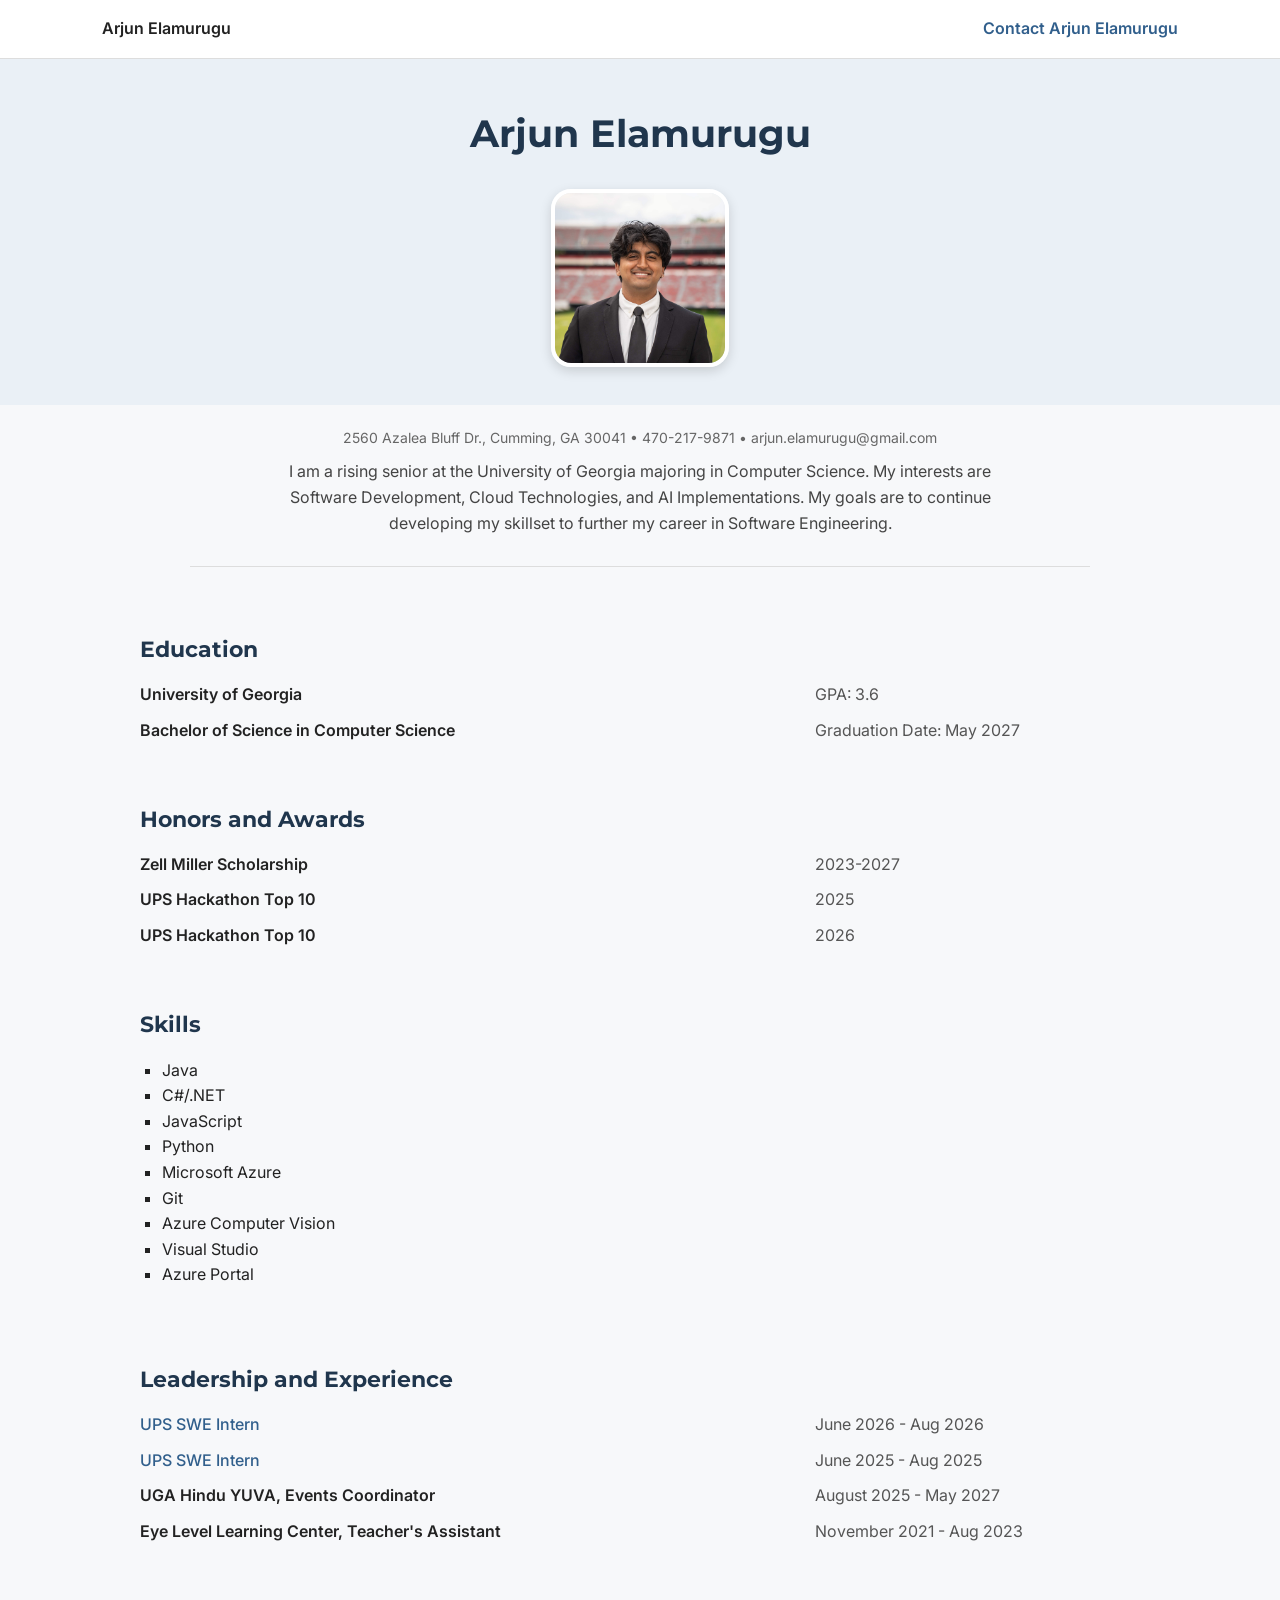
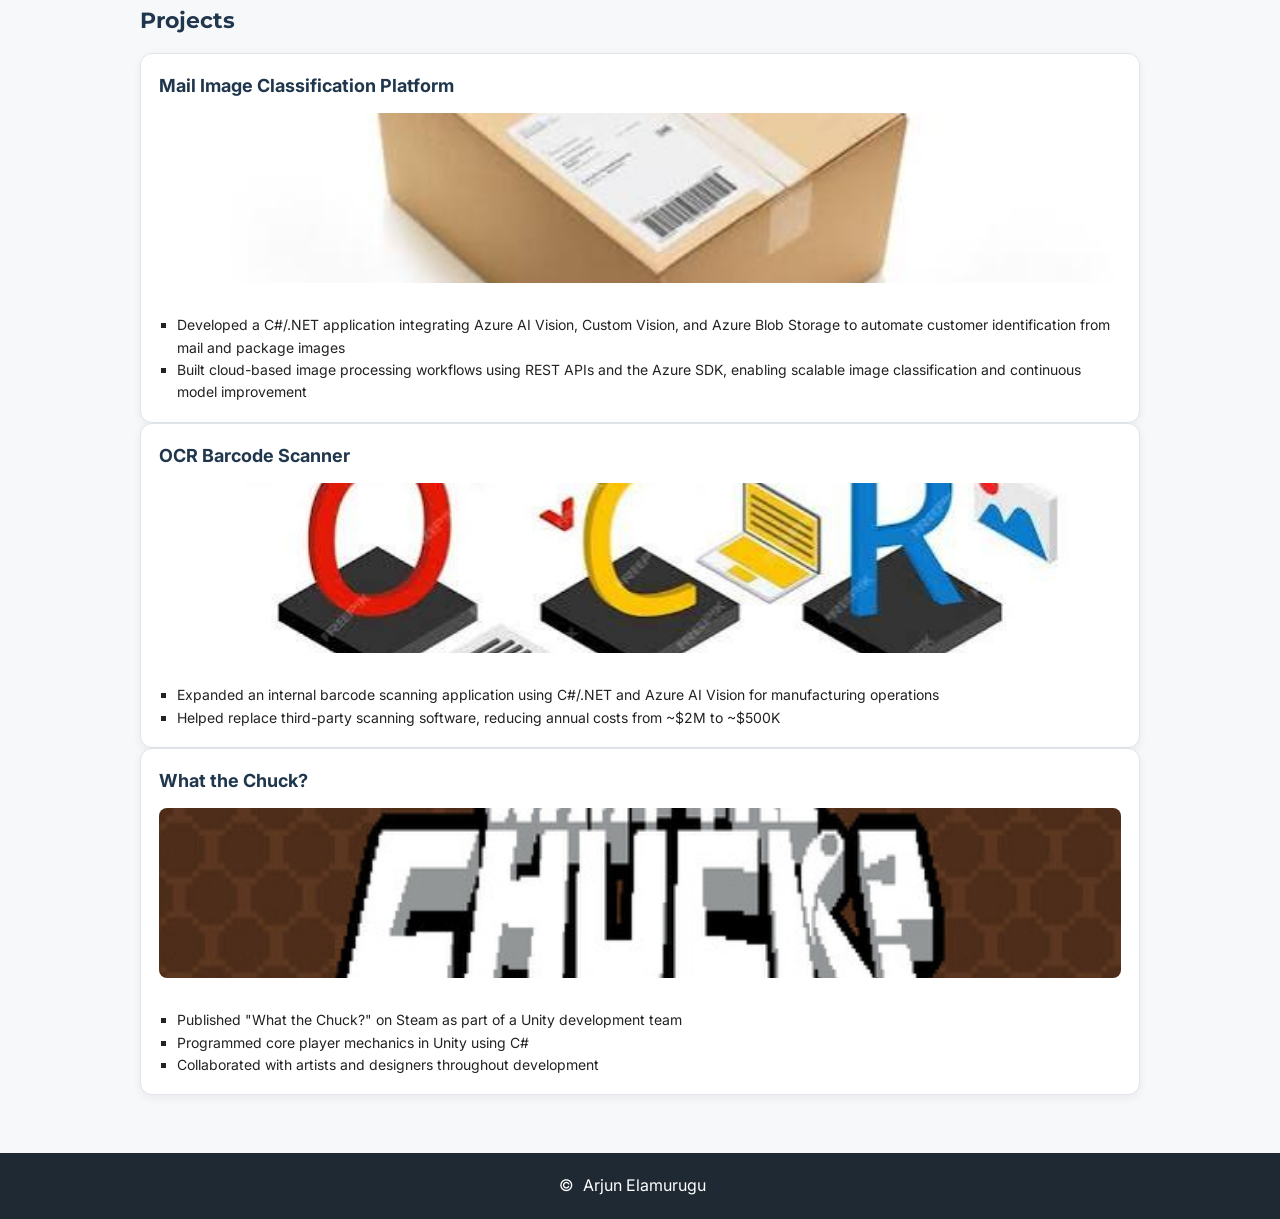
<file: index.html>
<!DOCTYPE html>
<html lang="en">
<head>
    <meta charset="UTF-8">
    <meta name="viewport" content="width=device-width, initial-scale=1.0">
    <title>Arjun Elamurugu</title>
    <link rel="stylesheet" href="css/style.css" />
</head>
<body>
    <nav>
        <p>Arjun Elamurugu</p>
        <p>
            <a href="contact.html">Contact Arjun Elamurugu</a>
        </p>
    </nav>  
    <header>
        <h1>Arjun Elamurugu</h1>
        <img src="images/arjun_headshot.jpg"
        alt="Headshot of Arjun Elamurugu"
        width="200">
        </header>
    <p class="address"> 
        2560 Azalea Bluff Dr., Cumming, GA 30041 &bull;
        470-217-9871 &bull;
        arjun.elamurugu@gmail.com
    </p>
    <p class="tagline">
        I am a rising senior at the University of Georgia majoring in Computer Science.
        My interests are Software Development, Cloud Technologies, and AI Implementations. My goals
        are to continue developing my skillset to further my career in Software Engineering.
    </p>
    <hr>
<section>
    <h3>Education</h3>
    <dl>
        <dt>University of Georgia</dt>
        <dd>GPA: 3.6</dd>
        <dt>Bachelor of Science in Computer Science</dt>
        <dd>Graduation Date: May 2027</dd>
    </dl>
</section>
<section>
    <h3>Honors and Awards</h3>
    <dl>
        <dt>Zell Miller Scholarship</dt>
        <dd>2023-2027</dd>
        <dt>UPS Hackathon Top 10</dt>
        <dd>2025</dd>
        <dt>UPS Hackathon Top 10</dt>
        <dd>2026</dd>
    </dl>
</section>
<section>
    <h3>Skills</h3>
    <ul>
        <li>Java</li>
        <li>C#/.NET</li>
        <li>JavaScript</li>
        <li>Python</li>
        <li>Microsoft Azure</li>
        <li>Git</li>
        <li>Azure Computer Vision</li>
        <li>Visual Studio</li>
        <li>Azure Portal</li>
    </ul>
</section>
<section>
    <h3>Leadership and Experience</h3>
    <dl>
        <dt>
            <a href="https://www.ups.com/">UPS SWE Intern</a>
        </dt>
        <dd>June 2026 - Aug 2026</dd>
        <dt>
            <a href="https://www.ups.com/">UPS SWE Intern</a>
        </dt>
        <dd>June 2025 - Aug 2025</dd>
        <dt>UGA Hindu YUVA, Events Coordinator</dt>
        <dd>August 2025 - May 2027</dd>
        <dt>Eye Level Learning Center, Teacher's Assistant</dt>
        <dd>November 2021 - Aug 2023</dd>
    </dl>
</section>
<section>
    <h3>Projects</h3>
    <div class="three-col"></div>
        <div class="card">
            <h4>Mail Image Classification Platform</h4>
            <img src="images/package.jpg"
            alt="Mail Image Classification Project"
            width="250">
            <ul>
                <li>Developed a C#/.NET application integrating Azure AI Vision, Custom Vision, and Azure Blob Storage to automate customer identification from mail and package images</li>
                <li>Built cloud-based image processing workflows using REST APIs and the Azure SDK, enabling scalable image classification and continuous model improvement</li>
            </ul>
        </div>
        <div class="card">
            <h4>OCR Barcode Scanner</h4>
            <img src="images/ocr.jpg"
            alt="OCR Barcode Scanner"
            width="250">
            <ul>
                <li>Expanded an internal barcode scanning application using C#/.NET and Azure AI Vision for manufacturing operations</li>
                <li>Helped replace third-party scanning software, reducing annual costs from ~$2M to ~$500K</li>
            </ul>
        </div>
        <div class="card">
            <h4>What the Chuck?</h4>
            <img src="images/wtc.jpg"
            alt="What the Chuck?"
            width="250">
            <ul>
                <li>Published "What the Chuck?" on Steam as part of a Unity development team</li>
                <li>Programmed core player mechanics in Unity using C#</li>
                <li>Collaborated with artists and designers throughout development</li>
            </ul>
        </div>
    </div>
</section>
<footer>
    <p>
        &copy;
        <a href="contact.html">Arjun Elamurugu</a>

        <a href="https://www.linkedin.com/in/arjun-elamurugu-032360299"
           target="_blank">
            <i class="fa-brands fa-linkedin"></i>
        </a>
    </p>
</footer>
</body>
</html>
</file>
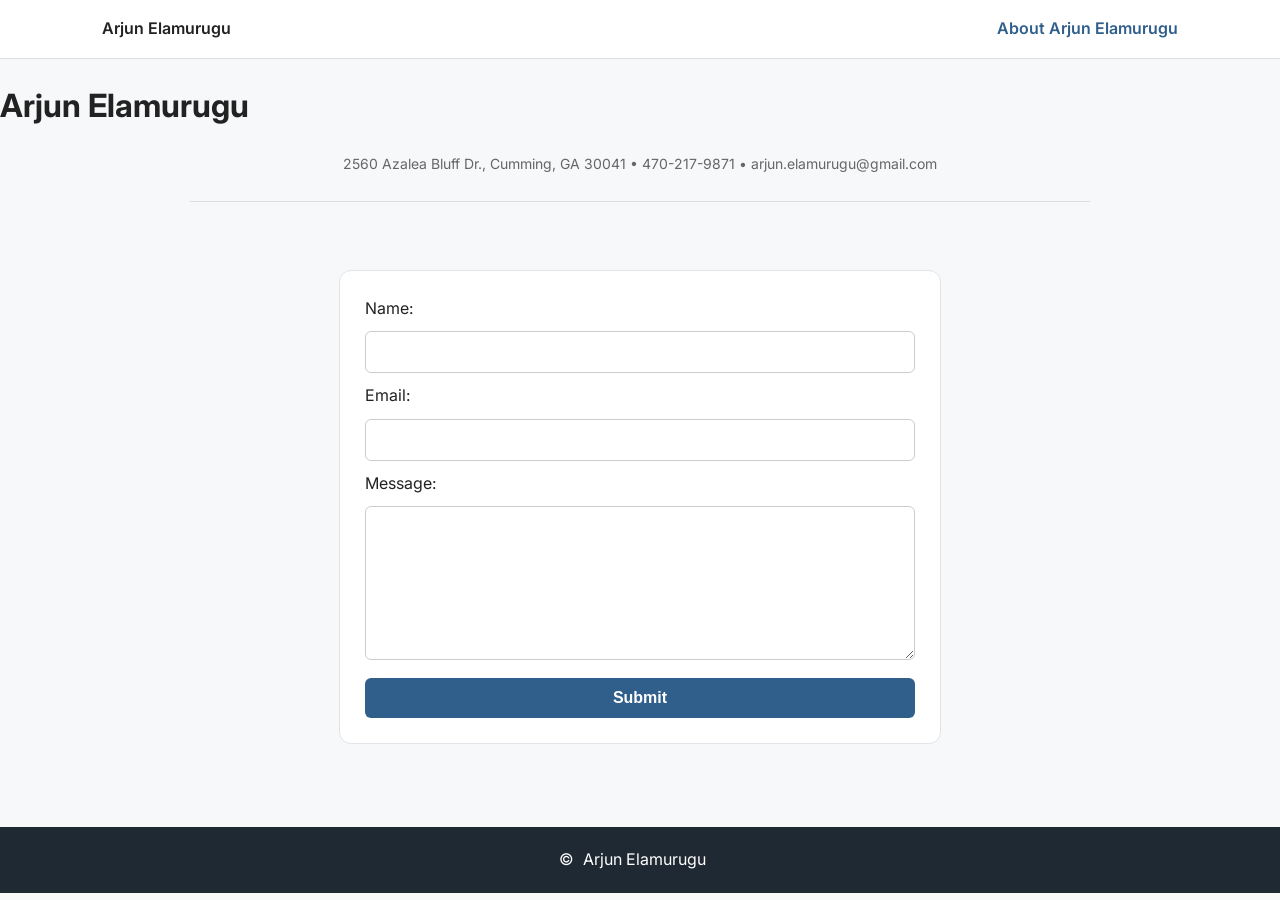
<file: contact.html>
<!DOCTYPE html>
<html lang="en">
<head>
    <meta charset="UTF-8">
    <meta name="viewport" content="width=device-width, initial-scale=1.0">
    <title>Arjun Elamurugu</title>
    <link rel="stylesheet" href="css/style.css" />
</head>
<body>
    <nav>
        <p>Arjun Elamurugu</p>
        <p>
            <a href="index.html">About Arjun Elamurugu</a>
        </p>
    </nav>
    <h1>Arjun Elamurugu</h1>
    <p class="address">
        2560 Azalea Bluff Dr., Cumming, GA 30041 &bull;
        470-217-9871 &bull;
        arjun.elamurugu@gmail.com
    </p>
    <hr>
    <section>
        <form class="one-col"
        action="https://formsubmit.co/arjun.elamurugu@gmail.com"
        method="POST">
            <label for="name">Name:</label>
            <input type="text" id="name" name="name" required>

            <label for="email">Email:</label>
            <input type="email" id="email" name="email" required>
            
            <label for="message">Message:</label>
            <textarea id="message" name="message"></textarea>
      
            <input type="submit" value="Submit">
        </form>
    </section>
<footer>
    <p>
        &copy;
        <a href="index.html">Arjun Elamurugu</a>

        <a href="https://www.linkedin.com/in/arjun-elamurugu-032360299"
           target="_blank">
            <i class="fa-brands fa-linkedin"></i>
        </a>
    </p>
</footer>
</body>
</html>
</file>
<file: css/style.css>
@import url('https://fonts.googleapis.com/css2?family=Inter:wght@400;500;600;700&family=Montserrat:wght@600;700&display=swap');

body {
  margin: 0;
  background-color: #f7f8fa;
  color: #222222;
  font-family: "Inter", sans-serif;
  line-height: 1.6;
}

/****************   Nav Section **********************/
nav {
  background-color: #ffffff;
  padding: 16px 8%;
  display: flex;
  justify-content: space-between;
  align-items: center;
  border-bottom: 1px solid #dddddd;
  font-weight: 600;
}

nav p {
  margin: 0;
}

nav a {
  color: #315f8c;
  text-decoration: none;
}

nav a:hover {
  color: #173b5e;
}

/***********************  Footer Section   **************************/
footer {
  background-color: #1f2933;
  color: white;
  padding: 20px;
  margin-top: 40px;
  display: flex;
  justify-content: center;
}

footer p {
  margin: 0;
}

footer a {
  color: white;
  text-decoration: none;
  margin: 0 5px;
}

footer a:hover {
  text-decoration: underline;
}

/*********** Splash Page ************************/
header {
  background-color: #eaf0f6;
  text-align: center;
  padding: 45px 20px 30px;
}

header h1 {
  font-family: "Montserrat", sans-serif;
  font-size: 38px;
  color: #20364d;
  margin-top: 0;
  margin-bottom: 25px;
}

header img {
  width: 170px;
  height: 170px;
  object-fit: cover;
  border: 4px solid white;
  border-radius: 20px;
  box-shadow: 0 4px 12px rgba(0, 0, 0, 0.15);
}

.address {
  text-align: center;
  color: #666666;
  font-size: 14px;
  margin: 22px auto 10px;
  padding: 0 20px;
}

.tagline {
  max-width: 750px;
  margin: 10px auto 30px;
  padding: 0 20px;
  text-align: center;
  color: #444444;
  font-size: 16px;
}

/************* Sections ********************/
hr {
  max-width: 900px;
  margin: 25px auto;
  border: none;
  border-top: 1px solid #dddddd;
}

section {
  max-width: 1000px;
  margin: 0 auto;
  padding: 18px 30px;
}

section h3 {
  font-family: "Montserrat", sans-serif;
  color: #20364d;
  font-size: 22px;
  margin-bottom: 15px;
}

section dl {
  display: grid;
  grid-template-columns: 2fr 1fr;
  gap: 10px 25px;
  margin: 0;
}

section dt {
  font-weight: 600;
}

section dd {
  margin: 0;
  color: #555555;
}

section ul {
  padding-left: 22px;
  list-style-type: square;
}

section a {
  color: #315f8c;
  text-decoration: none;
  font-weight: 500;
}

section a:hover {
  color: #173b5e;
  text-decoration: underline;
}

/**************   Projects   *****************/
.three-col {
  display: grid;
  grid-template-columns: repeat(3, 1fr);
  gap: 24px;
}

.card {
  background-color: #ffffff;
  padding: 18px;
  border: 1px solid #e1e4e8;
  border-radius: 12px;
  box-shadow: 0 3px 10px rgba(0, 0, 0, 0.06);
}

.card h4 {
  margin-top: 0;
  margin-bottom: 12px;
  color: #20364d;
  font-size: 18px;
}

.card img {
  width: 100%;
  height: 170px;
  object-fit: cover;
  border-radius: 8px;
  margin-bottom: 10px;
}

.card ul {
  font-size: 14px;
  padding-left: 18px;
  margin-bottom: 0;
}

/**************   Responsiveness   *****************/
@media (max-width: 680px) {

  .three-col, nav {
    grid-template-columns: 1fr;
    flex-direction: column;
  }

  nav {
    text-align: center;
    gap: 8px;
  }

  section {
    padding: 15px 20px;
  }

  section dl {
    grid-template-columns: 1fr;
    gap: 3px;
  }

  section dd {
    margin-bottom: 12px;
  }

  header h1 {
    font-size: 30px;
  }

}
/**************   Contact Page   *****************/
.one-col {
  display: grid;
  grid-template-columns: 1fr;
  gap: 10px;
  max-width: 550px;
  margin: 25px auto;
  background-color: white;
  padding: 25px;
  border: 1px solid #e1e4e8;
  border-radius: 12px;
}

input {
  padding: 11px;
  border: 1px solid #cccccc;
  border-radius: 6px;
  font-size: 16px;
}

textarea {
  padding: 11px;
  min-height: 130px;
  border: 1px solid #cccccc;
  border-radius: 6px;
  font-size: 16px;
}

input[type="submit"] {
  background-color: #315f8c;
  color: white;
  border: none;
  cursor: pointer;
  font-weight: 600;
  margin-top: 8px;
}

input[type="submit"]:hover {
  background-color: #244c73;
}
</file>
